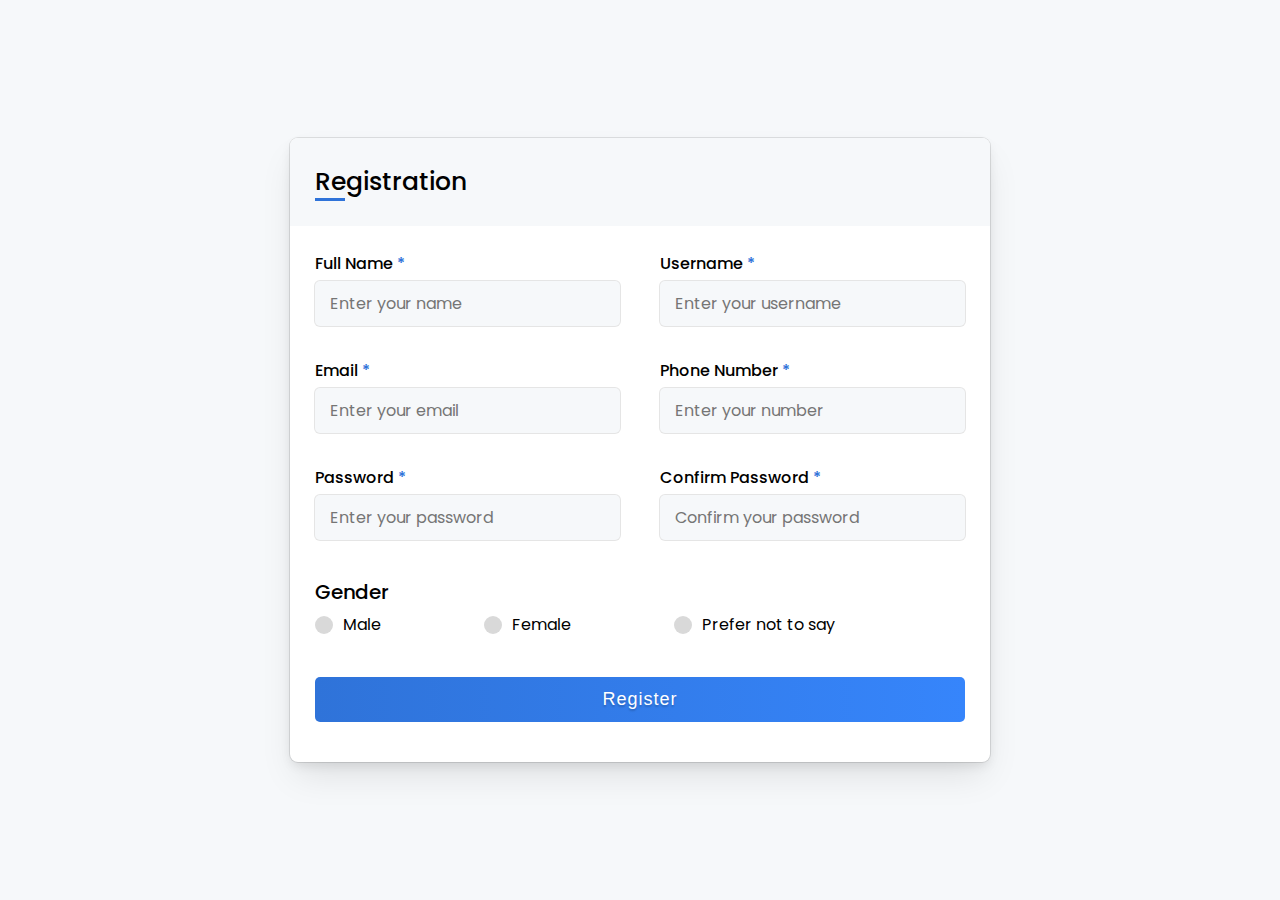
<file: index2.html>
<!DOCTYPE html>
<html lang="en">
<head>
    <meta charset="UTF-8">
    <meta http-equiv="X-UA-Compatible" content="IE=edge">
    <meta name="viewport" content="width=device-width, initial-scale=1.0">
    <link rel="stylesheet" href="style2.css">
    <title>SALKA</title>
</head>
<body>
    
    <div class="container">
        <div class="title">
            <p>Registration</p>
        </div>
    
        <form action="#">
            <div class="user_details">
                <div class="input_box">
                    <label for="name">Full Name</label>
                    <input type="text" id="name" placeholder="Enter your name" required>
                </div>
                <div class="input_box">
                    <label for="username">Username</label>
                    <input type="text" id="username" placeholder="Enter your username" required>
                </div>
                <div class="input_box">
                    <label for="email">Email</label>
                    <input type="email" id="email" placeholder="Enter your email" required>
                </div>
                <div class="input_box">
                    <label for="phone">Phone Number</label>
                    <input type="number" id="phone" placeholder="Enter your number" required>
                </div>
                <div class="input_box">
                    <label for="pass">Password</label>
                    <input type="password" id="pass" placeholder="Enter your password" required>
                </div>
                <div class="input_box">
                    <label for="confirmPass">Confirm Password</label>
                    <input type="password" id="confirmPass" placeholder="Confirm your password" required>
                </div>
            </div>
            <div class="gender">
                <span class="gender_title">Gender</span>
                <input type="radio" name="gender" id="radio_1">
                <input type="radio" name="gender" id="radio_2">
                <input type="radio" name="gender" id="radio_3">
    
                <div class="category">
                    <label for="radio_1">
                        <span class="dot one"></span>
                        <span>Male</span>
                    </label>
                    <label for="radio_2">
                        <span class="dot two"></span>
                        <span>Female</span>
                    </label>
                    <label for="radio_3">
                        <span class="dot three"></span>
                        <span>Prefer not to say</span>
                    </label>
                </div>
            </div>
            <div class="reg_btn">
               

            <input type="submit" value="Register">

                </a>
            </div>
        </form>
    </div>
</body>
</html>
</file>
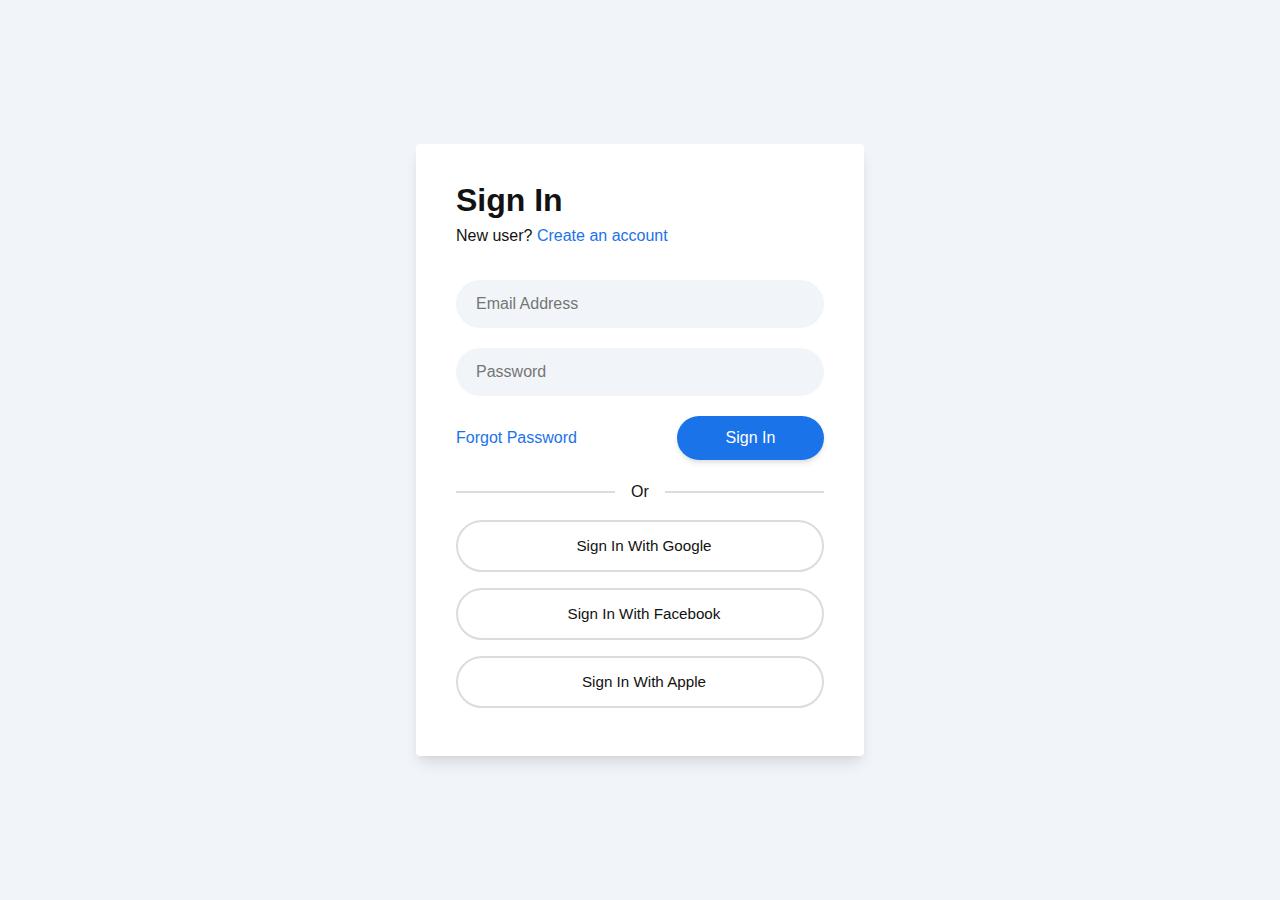
<file: index3.html>
<!DOCTYPE html>
<html lang="en">
<head>
    <meta charset="UTF-8">
    <meta http-equiv="X-UA-Compatible" content="IE=edge">
    <meta name="viewport" content="width=device-width, initial-scale=1.0">
    <link rel="stylesheet" href="https://cdnjs.cloudflare.com/ajax/libs/font-awesome/6.2.1/css/all.min.css" integrity="sha512-MV7K8+y+gLIBoVD59lQIYicR65iaqukzvf/nwasF0nqhPay5w/9lJmVM2hMDcnK1OnMGCdVK+iQrJ7lzPJQd1w==" crossorigin="anonymous" referrerpolicy="no-referrer" />
    <link rel="stylesheet" href="style3.css">
    <title>SALKA</title>
</head>
<body>
    
    <div class="container">
        <section class="wrapper">
            <div class="heading">
                <h1 class="text text-large">Sign In</h1>
                <p class="text text-normal">New user? <span><a href="index2.html" class="text text-links">Create an account</a></span></p>
            </div>

            <form action="" class="form">
                <div class="input-control">
                    <input type="email" name="" id="email" class="input-field" placeholder="Email Address">
                </div>
                <div class="input-control">
                    <input type="password" name="" id="password" class="input-field" placeholder="Password">
                </div>
                <div class="input-control">
                    <a href="" class="text text-links">Forgot Password</a>
                    <input type="submit" class="input-submit" value="Sign In">
                </div>
            </form>

            <div class="striped">
                <div class="striped-line"></div>
                <div class="striped-text">Or</div>
                <div class="striped-line"></div>
            </div>

            <div class="method">
                <div class="method-control">
                    <a href="#" class="method-action">
                        <i class="fa-brands fa-google"></i>
                        <span>Sign in with Google</span>
                    </a>
                </div>
                <div class="method-control">
                    <a href="#" class="method-action">
                        <i class="fa-brands fa-square-facebook"></i>
                        <span>Sign in with Facebook</span>
                    </a>
                    
                </div>
                <div class="method-control">
                    <a href="#" class="method-action">
                        <i class="fa-brands fa-apple"></i>
                        <span>Sign in with Apple</span>
                    </a>
                    
                </div>
            </div>

        </section>
    </div>






</body>
</html>
</file>
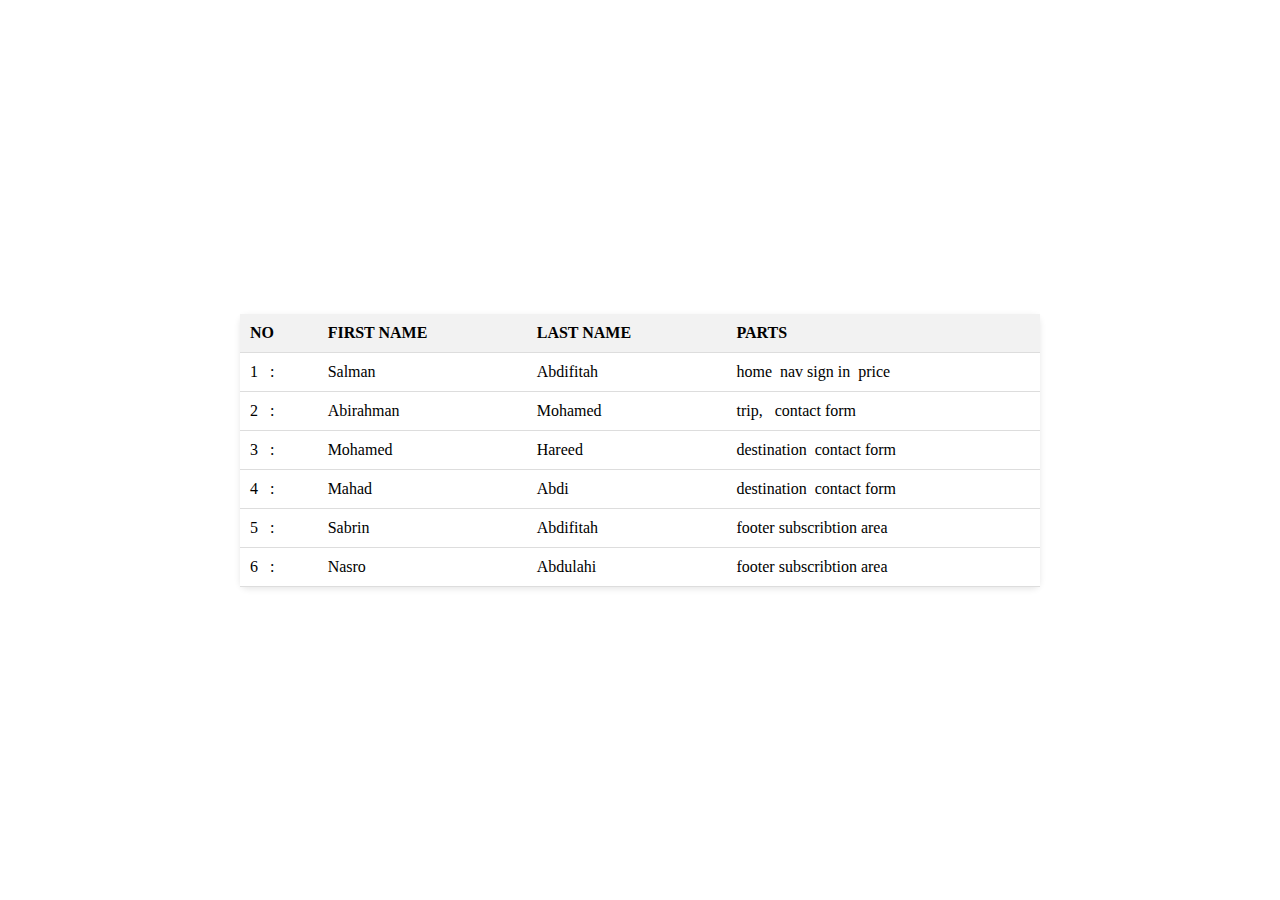
<file: index4.html>
<!DOCTYPE html>
<html lang="en">
<head>
    <meta charset="UTF-8">
    <meta name="viewport" content="width=device-width, initial-scale=1.0">
    <link rel="stylesheet" href="style4.css">
    <title>SAlka</title>
</head>
<body>
    <div class="container">
        <table>
            <thead>
                <tr>
                    <th>NO</th>
                    <th>FIRST NAME</th>
                    <th>LAST NAME</th>
                    <th>PARTS</th>
                </tr>
            </thead>
            <tbody>
                <tr>
                    <td>1 &nbsp;  :</td>
                    <td>Salman</td>
                    <td>Abdifitah</td>
                    <td>home &nbsp;nav sign in &nbsp;price </td>
                </tr>
                <tr>
                    <td>2 &nbsp; :</td>
                    <td>Abirahman </td>
                    <td>Mohamed </td>
                    <td>trip, &nbsp; contact form</td>
                </tr>
                <tr>
                    <td>3 &nbsp; :</td>
                    <td>Mohamed</td>
                    <td>Hareed</td>
                    <td>destination &nbsp;contact form</td>
                </tr>  <tr>
                    <td>4 &nbsp; :</td>
                    <td>Mahad</td>
                    <td>Abdi</td>
                    <td>destination &nbsp;contact form</td>
                </tr>  <tr>
                    <td>5 &nbsp; :</td>
                    <td>Sabrin</td>
                    <td>Abdifitah</td>
                    <td>footer&nbsp;subscribtion area </td>
                </tr>  <tr>
                    <td>6 &nbsp; :</td>
                    <td>Nasro</td>
                    <td>Abdulahi</td>
                    <td>footer&nbsp;subscribtion area</td>
                </tr>
            </tbody>
        </table>
    </div>
</body>
</html>
</file>
<file: style2.css>
@import url('https://fonts.googleapis.com/css2?family=Poppins:wght@100;200;300;400;500;600;700&display=swap');

*{
    margin: 0;
    padding: 0;
    box-sizing: border-box;
}

body{
    display: flex;
    justify-content: center;
    align-items: center;
    min-height: 100vh;
    background: #f6f8fa;
    font-family: 'Poppins', sans-serif;
}

.container{
    max-width: 700px;
    width: 100%;
    background: #ffffff;
    border-radius: 0.5rem;
    box-shadow: 0px 0px 0px 1px rgba(0, 0, 0, 0.1),
                0px 5px 12px -2px rgba(0, 0, 0, 0.1),
                0px 18px 36px -6px rgba(0, 0, 0, 0.1);
    overflow: hidden;
    margin: 10px;
}

.container .title{
    padding: 25px;
    background: #f6f8fa;
}

.container .title p{
    font-size: 25px;
    font-weight: 500;
    position: relative;
}

.container .title p::before{
    content: "";
    position: absolute;
    bottom: 0;
    left: 0;
    width: 30px;
    height: 3px;
    background: linear-gradient(to right, #2f73d9, #2f73d9);
}

.user_details{
    display: flex;
    justify-content: space-between;
    flex-wrap: wrap;
    gap: 20px;
    padding: 25px;
}

.user_details .input_box{
    width: calc(100% / 2 - 20px);
    margin: 0 0 12px 0;
}

.input_box label{
    font-weight: 500;
    margin-bottom: 5px;
    display: block;
}

.input_box label::after{
    content: " *";
    color: #2f73d9;
}

.input_box input{
    width: 100%;
    height: 45px;
    border: none;
    outline: none;
    border-radius: 5px;
    font-size: 16px;
    padding-left: 15px;
    box-shadow: 0px 0px 0px 1px rgba(0, 0, 0, 0.1);
    background-color: #f6f8fa;
    font-family: 'Poppins', sans-serif;
    transition: all 120ms ease-out 0s;
}


.input_box input:focus,
.input_box input:valid{
    box-shadow: 0px 0px 0px 2px #2f73d9;
}

form .gender{
    padding: 0px 25px;
}

.gender .gender_title{
    font-size: 20px;
    font-weight: 500;
}

.gender .category{
    width: 80%;
    display: flex;
    justify-content: space-between;
    margin: 5px 0;
}

.gender .category label{
    display: flex;
    align-items: center;
    cursor: pointer;
}

.gender .category label .dot{
    height: 18px;
    width: 18px;
    background: #d9d9d9;
    border-radius: 50%;
    margin-right: 10px;
    border: 4px solid transparent;
    transition: all 0.3s ease;
}

#radio_1:checked ~ .category label .one,
#radio_2:checked ~ .category label .two,
#radio_3:checked ~ .category label .three{
    border-color: #d9d9d9;
    background: #2f73d9;
}

.gender input{
    display: none;
}

.reg_btn{
    padding: 25px;
    margin: 15px 0;
}

.reg_btn input{
    height: 45px;
    width: 100%;
    border: none;
    font-size: 18px;
    font-weight: 500;
    cursor: pointer;
    background: linear-gradient(to right, #2f73d9, #3685fb);
    border-radius: 5px;
    color: #ffffff;
    letter-spacing: 1px;
    text-shadow: 0px 2px 2px rgba(0, 0, 0, 0.2);
}

.reg_btn input:hover{
    background: linear-gradient(to right, #2f73d9,#2f73d9);
}

@media screen and (max-width: 584px){

    .user_details{
        max-height: 340px;
        overflow-y: scroll;
    }

    .user_details::-webkit-scrollbar{
        width: 0;
    }

    .user_details .input_box{
        width: 100%;
    }

    .gender .category{
        width: 100%;
    }

}


@media screen and (max-width: 419px){
    .gender .category{
        flex-direction: column;
    }   
}
</file>
<file: style3.css>
:root{
    --color-white: #ffffff;
    --color-light: #f1f5f9;
    --color-black: #121212;
    --color-night: #001632;

    --color-red: #f44336;
    --color-blue: #1a73e8;
    --color-gray: #80868b;
    --color-grayish: #dadce0;

    --shadow-normal: 0 1px 3px 0 rgba(0 , 0, 0, 0.1),
                     0 1px 2px 0 rgba(0, 0, 0, 0.06);
    --shadow-medium: 0 4px 6px -1px rgba(0, 0, 0, 0.1),
                     0 2px 4px -1px rgba(0, 0, 0, 0.06);
    --shadow-large: 0 10px 15px -3px rgba(0, 0, 0, 0.1),
                    0 4px 6px -2px rgba(0, 0, 0, 0.05);
}

*{
    margin: 0;
    padding: 0;
    box-sizing: border-box;
    list-style: none;
    text-decoration: none;
}

body{
    font-family: 'Segoe UI', Tahoma, Geneva, Verdana, sans-serif;
    line-height: 1.5;
    background: var(--color-light);
}

.container{
    display: flex;
    justify-content: center;
    align-items: center;
    max-width: 80rem;
    min-height: 100vh;
    width: 100%;
    padding: 0 0.5rem;
    margin: 0 auto;
}

.wrapper{
    max-width: 28rem;
    width: 100%;
    margin: 2rem auto;
    padding: 2rem 2.5rem;
    border: none;
    outline: none;
    border-radius: 0.25rem;
    color: var(--color-black);
    background: var(--color-white);
    box-shadow: var(--shadow-large);
}

@media screen and (max-width: 399px){
    .wrapper{
        padding: 2rem 1rem;
    }
}

.text{
    font-family: inherit;
    line-height: inherit;
    text-transform: unset;
}

.text-large{
    font-size: 2rem;
    font-weight: 600;
    color: var(--color-black);
}

.text-normal{
    font-size: 1rem;
    font-weight: 400;
    color: var(--color-black);
}

.text-links{
    font-size: 1rem;
    font-weight: 400;
    color: var(--color-blue);
}
.text-links:hover{
    text-decoration: underline;
}

.form{
    width: 100%;
    height: auto;
    margin-top: 2rem;
}

.input-control{
    display: flex;
    justify-content: space-between;
    align-items: center;
    margin-bottom: 1.25rem;
}

.input-field{
    font-family: inherit;
    font-size: 1rem;
    font-weight: 400;
    line-height: inherit;
    width: 100%;
    height: auto;
    padding: 0.75rem 1.25rem;
    border: none;
    outline: none;
    border-radius: 2rem;
    color: var(--color-black);
    background: var(--color-light);
    text-transform: unset;
}

.input-submit{
    font-family: inherit;
    font-size: 1rem;
    font-weight: 500;
    line-height: inherit;
    cursor: pointer;
    min-width: 40%;
    height: auto;
    padding: 0.65rem 1.25rem;
    border: none;
    outline: none;
    border-radius: 2rem;
    color: var(--color-white);
    background: var(--color-blue);
    box-shadow: var(--shadow-medium);
    text-transform: capitalize;
}

.striped{
    display: flex;
    justify-content: center;
    align-items: center;
    margin: 1rem 0;
}

.striped-line{
    flex: auto;
    flex-basis: auto;
    height: 2px;
    background: var(--color-grayish);
}

.striped-text{
    font-size: 1rem;
    font-weight: 500;
    margin: 0 1rem;
}




.method-control{
    margin-bottom: 1rem;
}

.method-action{
    font-family: inherit;
    font-size: 0.95rem;
    font-weight: 500;
    line-height: inherit;
    display: flex;
    justify-content: center;
    align-items: center;
    width: 100%;
    height: 52px;
    padding: 0.35rem 1.25rem;
    outline: none;
    border: 2px solid var(--color-grayish);
    border-radius: 2rem;
    color: var(--color-black);
    background: var(--color-white);
    text-transform: capitalize;
    transition: all 0.35s ease;
}

.method-action:hover{
    background: var(--color-light);
}

.fa-brands{
    font-size: 1.6rem;
    line-height: inherit;
    margin-right: 0.5rem;
}

.fa-google{
    color: var(--color-red);
}

.fa-square-facebook{
    color: var(--color-blue);
}

.fa-apple{
    color: var(--color-black);
}
</file>
<file: style4.css>
@import url("https://fonts.googleapis.com/css2?family=Poppins:wght@400;600;800&display=swap");


:root {
    --primary-color: #3685fb;
    --primary-color-dark: #2f73d9;
    --secondary-color: #fafcff;
    --text-dark: #0d213f;
    --text-light: #767268;
    --extra-light: #ffffff;
    --max-width: 1200px;
}

body {
    display: flex;
    justify-content: center;
    align-items: center;
    height: 100vh;
    background-color: var(--extra-light);
    margin: 0;
    padding: 0;
}


.container {
    width: 100%;
    max-width: 800px;
    background-color: var(--extra-light);
    padding: 20px 1 0 30px ;
    /* margin-left: 290px; */
    border-radius: 8px;
    box-shadow: 0 2px 6px rgba(0, 0, 0, 0.1);
    display: flex;
    justify-content: center;
    align-items: center;
  
  }
  
  
  table {
    width: 100%;
    border-collapse: collapse;
  }
  
  th, td {
    padding: 10px;
    text-align: left;
    border-bottom: 1px solid #ddd;
  }
  
  th {
    background-color: #f2f2f2;
    font-weight: bold;
  }
  
  tbody tr:nth-child(even) {
    background-color: var(--extra-light);
  }
  
  tbody tr:hover {
    background-color: var(--primary-color-dark);
  }
  @media screen and (max-width: 600px) {
    .container {
        width: 100%;
        border-radius: 0;
        padding: 10px;
    }

    .table-wrapper {
        overflow-x: auto;
        margin-left: 0;
    }
}
</file>
